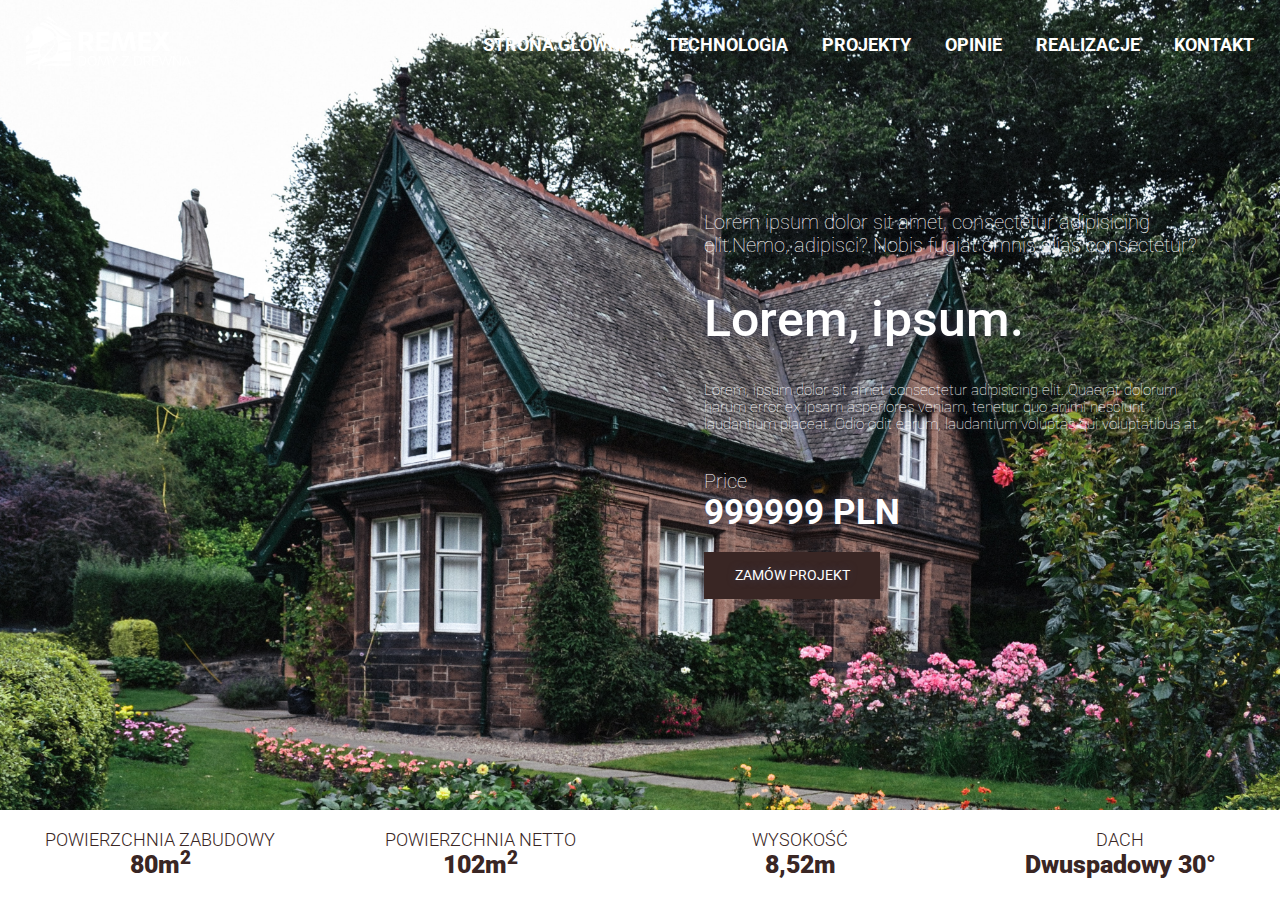
<file: article.html>
<!DOCTYPE html>
<html lang="pl">
<head>
    <meta charset="UTF-8">
    <meta name="viewport" content="width=device-width, initial-scale=1.0">
    <meta property="og:title" content="Tytuł Strony"/>
    <meta property="og:type" content="website"/>
    <meta property="og:description" content="Opis strony" />
    <meta property="og:image" content="Zdjęcie strony" />
    <meta property="og:url" content="Adres strony"/>
    <title>Remex - domy drewniane na zamówienie</title>
    <!-- Fonts -->
    <link rel="preconnect" href="https://fonts.googleapis.com">
    <link rel="preconnect" href="https://fonts.gstatic.com" crossorigin>
    <link href ="https://fonts.googleapis.com/css?family=Roboto+Mono|Roboto+Slab|Roboto:100,200,300,400,500,600,700" rel = "stylesheet" />
    <!-- Styles -->
    <link rel="stylesheet" href="https://use.fontawesome.com/releases/v5.15.4/css/all.css" integrity="sha384-DyZ88mC6Up2uqS4h/KRgHuoeGwBcD4Ng9SiP4dIRy0EXTlnuz47vAwmeGwVChigm" crossorigin="anonymous"/>
    <link rel="stylesheet" href="styles/normalize.css">
    <!-- MyStyles -->
    <link rel="stylesheet" href="styles/style.css">
</head>
<body>
    <!-- Menu -->
    <section class="article-header">
      <nav id="menu" class="grid-item">
          <a href="" class="logo"><img src="img/logo-poziom-bialy.png"></a>
          <button class="menu-toggler">
              <span></span>
              <span></span>
              <span></span>
          </button>
          <div class="navbar-menu">
              <a href="index.html#home">Strona główna</a>
              <a href="index.html#technology">Technologia</a>
              <a href="index.html#projects">Projekty</a>
              <a href="index.html#reviews-holder">Opinie</a>
              <a href="index.html#realizations">Realizacje</a>
              <a href="index.html#contact">Kontakt</a>
          </div>
      </nav>
      <section id="article-home">
        <h3>Lorem ipsum dolor sit amet, consectetur adipisicing elit.Nemo, adipisci? Nobis fugiat omnis alias consectetur?</h3>
        <h1>Lorem, ipsum.</h1>
        <p>Lorem, ipsum dolor sit amet consectetur adipisicing elit. Quaerat dolorum harum error ex ipsam asperiores veniam, tenetur quo animi nesciunt laudantium placeat. Odio odit earum, laudantium voluptas qui voluptatibus at.</p>
        <br><br>
        <h3>Price</h3>
        <h2>999999 PLN</h2>
        <a style="margin-top: 2vh;" href="#contact" class="btn">Zamów projekt</a>
      </section>
    </section>
    <section class="project-parameters">
        <div class="parameters-box">
            <h2>Powierzchnia zabudowy</h2>
            <p>80m<sup>2</sup></p>
        </div>
        <div class="parameters-box">
            <h2>Powierzchnia netto</h2>
            <p>102m<sup>2</sup></p>
        </div>
        <div class="parameters-box">
            <h2>Wysokość</h2>
            <p>8,52m</p>
        </div>
        <div class="parameters-box">
            <h2>Dach</h2>
            <p>Dwuspadowy 30°</p>
        </div>
    </section>
</body>
</html>
</file>
<file: styles/style.css>
*{
  margin: 0; 
  padding: 0;
  text-decoration: none;
  font-family: 'Roboto', sans-serif;
  box-sizing: border-box;
  outline: 0 !important;
  text-decoration: none !important;
}
html{
  scroll-behavior: smooth;
  font-family: "Roboto", "sans-serif" !important;
}
input::-webkit-outer-spin-button,
input::-webkit-inner-spin-button {
  -webkit-appearance: none;
  margin: 0;
}
input[type=number] {
  -moz-appearance: textfield;
}
#go2Top {
    position: fixed;
    z-index: 999;
    bottom: 40px;
    right: 40px;
    width: 40px;
    height: 40px;
    background-color: #392624;
    border: none;
    box-shadow: 0px 0px 0px 1px rgba(0, 0, 0, 0.2);
    border-radius: 6px;
    cursor: pointer;
    color: #fff;
    outline: none;
    line-height: 40px;
    transition-duration: 0.6s;
    display: flex;
    justify-content: center;
    opacity: 0;
}
#go2Top:hover {
    line-height: 20px !important;
    background-color: #684743;
}
/* Scrollbar */
::-webkit-scrollbar{
  width: 10px;
  background-color: #f1f1f1;
}
::-webkit-scrollbar-track {
  background-color: white;
}
::-webkit-scrollbar-thumb {
  background-color: #392624;
}
/* Scrollbar */
.dark{
  background-color: #222f3e;
}
.dark .section-title{
  color: #f1f1f1;
}
.dark .section-title::before{
  background-color: #f1f1f1;
}
.dark .section-title::after{
  border: 4px solid #222f3e;
}
/* Menu */
nav{
  display: flex;
  align-items: center;
  justify-content: space-between;
  position: absolute;
  width: 100%;
  padding: 2%;
  z-index: 9999;
  transition: .3s linear;
  height: 10vh;
  font-family: "Roboto Slab", "sans-serif";
}
.logo img {
  height: 6vh;
  width: auto;
}
.menu-toggler{
  background: none;
  width: 30px;
  border: none;
  cursor: pointer;
  position: relative;
  outline: none;
  z-index: 1000;
  display: none;
  color: white;
}
.menu-toggler span{
  display: block;
  height: 3px;
  background-color: #392624;
  margin: 6px 0;
  position: relative;
  transition: .3s linear;
}
.navbar-menu a{
  text-transform: uppercase;
  color: #fff;
  font-size: 18px;
  font-weight: bold;
  margin-left: 30px;
  transition: .2s linear;
}
.navbar-menu a:hover{
  color: #684743;
}
@media screen and (max-width: 1010px){
  .home h1 {
    font-size: 50px;
  }
  .menu-toggler{
    display: block;
  }
  nav {
    position: fixed;
  }
  .navbar-menu{
    position: fixed;
    height: 100vh;
    width: 85%;
    background: white;
    right: -98%;
    top: 0;
    max-width: 400px;
    padding: 80px 50px;
    transition: .3s ease-out;
    z-index: 999;
    font-family: "Roboto Slab", "sans-serif";
  }
  .navbar-menu a{
    display: block;
    font-size: 22px;
    margin: 30px 0;
    color: #392624;
  }
  .menu-toggler {
    position: fixed;
    right: 5%;
  }
  .navbar-menu.active{
    right: 0;
  }
  .menu-toggler.active span:nth-child(1){
    transform: rotate(-45deg);
    top: 4px;
  }
  .menu-toggler.active span:nth-child(2){
    opacity: 0;
  }
  .menu-toggler.active span:nth-child(3){
    transform: rotate(45deg);
    bottom: 14px;
  }
}
@media screen and (max-width: 360px) {
  .navbar-menu a{
    font-size: 18px;
  }
}
/* Menu */
/* Header */
header {
  height: 70vh;
  background: url(../img/background.jpg) no-repeat center;
  background-size: cover;
  background-attachment: fixed;
  display: flex;
  text-align: center;
  justify-content: flex-start;
}
#home {
  max-width: 50%;
  display: flex;
  justify-content: flex-start;
  align-items: flex-start;
  flex-direction: column;
  align-self: center;
  padding: 0% 5% 0% 5%;
  text-align: left;
  color: white;
}
@media screen and (max-width: 700px) {
  #home {
    max-width: 80%;
  }
}
@media screen and (max-width: 350px) {
  #home {
    max-width: 100%;
  }
}
#home .btn {
  color: white;
  background-color: #392624;
  padding: 3% 6% 3% 6%;
  text-transform: uppercase;
  font-size: 14px;
  display: flex;
  justify-content: center;
  align-items: center;
  transition: .3s;
}
#home .btn:hover {
  background-color: #684743;
  padding: 3% 8% 3% 8%;
}
/* Header */
/* Portfolio info */
#portfolio-info {
  height: 30vh;
  background-color: #FFFFFF;
  display: flex;
  flex-direction: row;
  justify-content: center;
  align-items: center;
}
.info-box {
  color: #392624;
  width: 25%;
  height: 30vh;
  display: flex;
  justify-content: center;
  align-items: center;
}
.info-box p {
  margin-top: 3.5%;
  color: #392624;
  line-height: 7px;
}
.info-inside {
  margin-left: 5%;
  display: flex;
  justify-content: flex-start;
  align-items: flex-start;
  flex-direction: column;
}
.info-inside p {
  text-transform: uppercase;
}
.info-inside-info {
  line-height: 15px !important;
}
@media screen and (max-width: 1040px) {
  #portfolio-info {
    flex-direction: column;
    height: 50vh;
  }
  .info-box {
    width: 100%;
  }
  .info-inside {
    width: 20%;
  }
}
/* Portfolio info */
/* About */
#technology {
  display: flex;
  justify-content: center;
  align-items: center;
  flex-direction: column;
  padding: 3%;
  background-color: #FFFFFF;
  color: black;
  height: 100%;
}
.about-main-container {
  width: 90%;
  height: 60vh;
  display: flex;
  justify-content: center;
  align-items: center;
  background-color: #F2E9D7;
  margin: 3%;
}
.about-main-container h2, .about-main-container p {
  color: black;
}
.row-reverse {
  flex-direction: row-reverse;
}
.about-main-container img {
  object-fit: cover;
  width: 55%;
  height: 60vh;
}
.about-container-content {
  color: #ccc;
  padding: 3%;
  display: flex;
  justify-content: center;
  align-items: flex-start;
  flex-direction: column;
  width: 45%;
  height: 60vh;
}
.about-container-content h2 {
  margin-bottom: 3%;
}
@media screen and (max-width: 850px) {
  main {
      min-height: 150vh;
  }
  .about-main-container {
      flex-direction: column;
      height: auto;
  }
  .about-main-container img {
      width: 100%;
  }
  .about-container-content {
      width: 100%;
      height: 50vh;
  }
}
/* About */
/* Projects */
#projects {
  display: flex;
  justify-content: center;
  align-items: center;
  background-color: #FFFFFF;
  color: black;
  flex-direction: column;
  min-height: 100vh;
}
.projects-container {
  min-height: 100vh;
  display: flex;
  align-items: center;
  flex-wrap: wrap;
  justify-content: space-around;
  align-items: center;
}
.project {
  margin: 2%;
  padding: 3%;
  width: 25%;
  display: flex;
  justify-content: space-around;
  align-items: center;
  background-color: #F2E9D7;
  flex-direction: column;
}
.project h1:after {
  display:block;
  content: '';
  border-bottom: solid 3px #392624;  
  transform: scaleX(0);  
  transition: transform 250ms ease-in-out;
}
.project h1:hover:after { 
  transform: scaleX(1); 
}


.project img {
  width: 250px;
  height: 250px;
  border-radius: 50%;
  object-fit: cover;
  margin: 5%;
}
.project a {
  margin: 5%;
}
.project a {
  background-color: #392624;
  padding: 3% 6% 3% 6%;
  text-transform: uppercase;
  font-size: 14px;
  display: flex;
  justify-content: center;
  align-items: center;
  transition: .3s;
  color: white;
}
.project a:hover {
  background-color: #684743;
  padding: 3% 8% 3% 8%;
}
@media screen and (max-width: 1300px) {
  .project {
    width: 40%;
  }
}
@media screen and (max-width: 730px) {
  .project {
    width: 80%;
  }
}
@media screen and (max-width: 350px) {
  .project img{
    width: 200px;
    height: 200px;
  }
}
@media screen and (max-width: 290px) {
  .project img{
    width: 150px;
    height: 150px;
  }
}
/* Projects */
/* Reviews */
#reviews-holder {
  height: auto;
  width: 100%;
  display: flex;
  justify-content: center;
  flex-direction: column;
  background-color: #392624;
  color: white;
  padding: 1%;
  text-align: center;
}
.slideshow-container {
  position: relative;
  background: #392624;
}
.mySlides {
  display: none;
  height: 30vh;
  text-align: center;
  flex-direction: column;
  justify-content: center;
  align-items: center;
}
.prev:hover, .next:hover {
  background-color: rgba(0,0,0,0.8);
  color: white;
}
.dot-container {
  text-align: center;
  padding: 20px;
  background: #392624;
  display: flex;
  justify-content: center;
  align-items: center;
}
.dot {
  cursor: pointer;
  height: 10px;
  width: 10px;
  margin: 0 2px;
  background-color: rgba(255, 255, 255, 0.5);
  border-radius: 50%;
  display: inline-block;
  transition: background-color 0.6s ease;
  transition: 0.15s;
}
.active-slide, .dot:hover {
  background-color: white;
  height: 17px;
  width: 17px;
}
q {
  font-size: 20px;
  color: white;
}
.author {
  color: white;
}
/* Reviews */
/* Realizations */
#realizations {
  display: flex;
  justify-content: center;
  align-items: center;
  flex-direction: column;
  background-color: #FFFFFF;
  color: black;
}
.articles {
  display: flex;
  flex-direction: column;
  justify-content: space-around;
  align-items: center;
  height: 100%;
  background-color: white;
  color: white;
  padding: 2%;
}
article {
  display: flex;
  justify-content: space-around;
  flex-wrap: wrap;
  align-items: center;
  height: 100%;
  background-color: #FFFFFF !important;
  color: white;
  padding: 2%;
}
.article-content {
  margin-bottom: 4%;
  display: flex;
  height: 60vh;
  width: 45%;
  background: no-repeat center;
  background-size: auto 100%;
}
.slider {
  animation: bounce 1.5s infinite;
  display: flex;
  justify-content: center;
  align-items: center;
  background: rgba(0, 0, 0, 0.7);
  height: 80px;
  width: 43.2%;
  color: white;
  transition: 1s;
  padding: 4%;
  position: absolute;
  align-self: flex-end;
}
.slider h1 {
  transition: 2s;
  font-size: 40px;
}
.portfolio-slider {
  position: absolute;
  top: 80%;
  left: 50%;
  transform: translate(-50%, -50%);
  width: 60%;
  height: 20%;
  display: flex;
  justify-content: center;
  align-items: center;
  transform: translate(-50%, -50%);
  background: rgba(0, 0, 0, 0.6);
  color: white;
  font-size: 20px;
}
.info {
  display: flex;
  justify-content: center;
  align-items: center;
  flex-direction: column;
  width: 100%;
  padding: 4%;
  z-index: 0;
  color: white;
  opacity: 0;
  transition: 1s;
  transition-delay: 0.2s;
}
.info h1, .info p, .info a {
  margin: 0;
  margin: 2%;
}
.info a {
  justify-content: center;
  align-items: center;
  color: #392624;
  font-size: 15px;
  border: 1px solid #684743;
  border-radius: 6px;
  padding: 2% 4%;
  transition: .6s;
  color: white;
}
.info a:hover {
  background-color: #684743;
  color: #fff;
}
.article-content:hover > .info {
  opacity: 1;
  z-index: 999;
}
.article-content:hover > .slider {
  height: 60vh;
  animation: none;
}
.article-content:hover > .slider h1 {
  display: none;
}
@media screen and (max-width: 1100px){
  article {
    flex-direction: column;
  }
  .article-content {
    width: 90%;
    margin-bottom: 4%;
  }
  .slider {
    width: 86.5%;
  }
}
@media screen and (max-width: 650px) {
  .info p {
    font-size: 12px;
  }
  .portfolio-slider {
    font-size: 15px;
  }
}
@media screen and (max-width: 300px) {
  .info p {
    font-size: 11px;
  }
@media only screen and (width:320px){
  .info p {
    font-size: 11px;
  }
}
@media screen and (min-width: 1024px) {
  .info p {
    font-size: 23px;
  }
}
}
/* Realizations */
/* Stopka kontakt */
.contact {
  position: relative;
  min-height: 75vh;
  display: flex;
  justify-content: center;
  align-items: center;
  flex-direction: column;
  background: url(../img/bg2.jpg);
  background-size: cover;
  padding: 50px 100px;
}
footer {
  background: rgba(0, 0, 0, 0.9) !important;
  height: 100%;
  width: 100%;
}
.contact .content {
  max-width: 800px;
  text-align: center;
}
.contact .content h2 {
  font-size: 36px;
  font-weight: 700;
  color: #fff;
}
.contact .content p {
  font-weight: 300;
  color: #fff;
}
.container {
  width: 100%;
  display: flex;
  justify-content: center;
  align-items: center;
  margin-top: 30px;
}
.container .contactInfo {
  width: 50%;
  display: flex;
  flex-direction: column;
}
.container .contactInfo .box {
  position: relative;
  padding: 20px 0;
  display: flex;
}
.container .contactInfo .box .icon {
  min-width: 60px;
  height: 60px;
  background: #fff;
  display: flex;
  justify-content: center;
  align-items: center;
  border-radius: 50%;
  font-size: 22px;
}
.container .contactInfo .box .text {
  display: flex;
  margin-left: 20px;
  font-size: 16px;
  color: #fff;
  flex-direction: column;
  font-weight: 300;
}
.container .contactInfo .box .text h3 {
  font-weight: 500;
  font-size: 22px;
  color: black;
}
.contactForm {
  width: 40%;
  padding: 40px;
  background: #fff;
  text-align: center;
}
.contactForm h2 {
  font-size: 30px;
  color: #333;
  font-weight: 500;
}
.contactForm .inputBox {
  position: relative;
  width: 100%;
  margin-top: 10px;
}
.contactForm .inputBox input, .contactForm .inputBox textarea {
  width: 100%;
  padding: 5px 0;
  font-size: 16px;
  margin: 10px 0;
  border: none;
  border-bottom: 2px solid #333;
  outline: none;
  resize: none;
}
.contactForm .inputBox span {
  position: absolute;
  left: 0;
  padding: 5px 0;
  font-size: 16px;
  margin: 10px 0;
  pointer-events: none;
  transition: 0.5s;
  color: #666;
}
.contactForm .inputBox input:focus ~ span, 
.contactForm .inputBox input:valid ~ span,
.contactForm .inputBox textarea:focus ~ span, 
.contactForm .inputBox textarea:valid ~ span {
  color: #e91e63;
  font-size: 12px;
  transform: translateY(-20px);
}
.contactForm .inputBox input[type="submit"]
{
  width: 100px;
  background: #392624;
  color: #fff;
  border: none;
  cursor: pointer;
  padding: 10px;
  font-size: 18px;
  transition: .3s;
}
.contactForm .inputBox input[type="submit"]:hover
{
  background-color: #684743;
  width: 130px;
}
@media (max-width: 991px) {
  .contact {
    padding: 50px;
  }
  .container {
    flex-direction: column;
  }
  .container .contactInfo {
    margin-bottom: 40px;
  }
  .container .contactInfo, .contactForm {
    width: 100%;
  }
}
@media (max-width: 340px) {
  .contact {
    padding: 20px;
  }
}
footer {
  padding: 2%;
  background-color: #392624 !important;
  height: 55vh;
  display: flex;
  justify-content: space-evenly;
  align-items: center;
}
footer img {
  height: 225px;
  width: auto;
}
@media screen and (max-width: 500px) {
  footer img {
    height: 170px;
    width: auto;
  }
}
.footer-box {
  height: 55vh;
  width: 33.3%;
  display: flex;
  justify-content: center;
  align-items: center;
  flex-direction: column;
  text-align: center;
  margin: 3%;
}
.footer-box h2 {
  font-size: 20px;
  color: white;
}
.footer-box p {
  color: #ccc;
}
.footer-box a {
  text-decoration: none;
  color: white;
  font-size: 20px;
  transition: .3s;
}
.footer-box a:hover {
  color: var(--main-color);
}
@media screen and (max-width: 780px) {
  footer {
      flex-direction: column;
  }
  .footer-box {
      height: auto;
      width: 100%;
  }
}
/* Stopka kontakt */
/* Artykuł */
.article-header {
  height: 90vh;
  background: url(../img/article1.jpg) no-repeat center;
  background-size: cover;
  background-attachment: fixed;
  display: flex;
  text-align: center;
  justify-content: flex-end;
}
#article-home {
  max-width: 50%;
  display: flex;
  justify-content: flex-start;
  align-items: flex-start;
  flex-direction: column;
  flex-wrap: wrap;
  align-self: center;
  padding: 0% 5% 0% 5%;
  text-align: left;
  color: white;
  font-weight: 100;
  font-family: 'Roboto', sans-serif;
  text-shadow: 0px 0px 9px rgba(66, 68, 90, 1);
}
#article-home h1 {
  font-size: 50px;
  font-weight: 500;
}
#article-home h2{
  font-size: 35px;
}
#article-home h3 {
  font-size: 20px;
  font-weight: 100;
}
#article-home p {
  font-size: 15px;
  font-weight: 100;
}
#article-home .btn {
  color: white;
  background-color: #392624;
  padding: 3% 6% 3% 6%;
  text-transform: uppercase;
  font-size: 14px;
  display: flex;
  justify-content: center;
  align-items: center;
  transition: .3s;
  font-weight: 400;
}
#article-home .btn:hover {
  background-color: #684743;
  padding: 3% 8% 3% 8%;
}
.project-parameters {
  min-height: 10vh;
  background-color: #FFFFFF;
  display: flex;
  flex-direction: row;
  justify-content: center;
  align-items: center;
  flex-wrap: wrap;
}
.parameters-box {
  color: #392624;
  width: 25%;
  height: 10vh;
  display: flex;
  justify-content: center;
  align-items: center;
  flex-direction: column;
}
.parameters-box h2 {
  font-size: 18px;
  text-transform: uppercase;
  font-weight: 300 !important;
}
.parameters-box p {
  font-weight: 900 !important;
  font-size: 25px;
}
@media screen and (max-width: 1050px) {
  #article-home {
      max-width: 60%;
  }
  .parameters-box h2 {
    font-size: 20px;
  }
  .parameters-box h3 {
    font-size: 15px;
  }
  .parameters-box p {
    font-size: 22px;
  }
  #article-home h3{
    font-size: 15px
  }
  #article-home h1 {
    font-size: 30px;
  }
  .parameters-box {
    margin-top: 2%;
    margin-bottom: 2%;
  }
}
@media screen and (max-width: 800px) {
  #article-home {
    justify-content: center;
      max-width: 75%;
  }
}
@media screen and (max-width: 800px) {
  #article-home {
    justify-content: center;
    max-width: 90%;
  }
}
@media screen and (max-width: 1000px) {
  .parameters-box {
    width: 50%;
  }
}
@media screen and (max-width: 550px) {
  .parameters-box {
    width: 100%;
  }
}
.article-content-gallery {
  display: flex;
  justify-content: center;
  align-items: center;
  flex-direction: column;
  height: auto;
  margin-top: 1%;
  margin-bottom: 1%;
  width: 100%;
}
.gallery-row-1 {
  width: 100%;
  display: flex;
  flex-direction: row;
  justify-content: center;
  align-items: center;
  flex-wrap: wrap;
}
.article-gallery-text-holder {
  height: 100%;
  width: 50%;
  padding: 4%;
}
.article-gallery-text-holder * {
  margin: 2%;
}
.gallery-row-1 img {
  height: 100%;
  width: 50%;
  object-fit: scale-down;
  transition: 0.3s;
}
.gallery-row-2 {
  width: 100%;
  display: flex;
  flex-direction: row;
  justify-content: center;
  align-items: center;
  flex-wrap: wrap;
}
.gallery-row-2 img {
  height: 45vh;
  width: 25%;
  object-fit: cover;
  transition: 0.3s;
}
.gallery-row-1 img:hover, .gallery-row-2 img:hover {
  opacity: 0.7;
}
@media screen and (max-width: 1400px) {
  .article-gallery-text-holder {
    width: 100%;
  }
  .gallery-row-1 img {
    width: 100%;
  }
  .gallery-row-2 img {
    width: 50%;
  }
}
@media screen and (max-width: 500px) {
  .gallery-row-2 img {
    width: 100%;
  }
}
.article-schema {
  width: 100%;
  display: flex;
  flex-direction: column;
  justify-content: center;
  align-items: center;
}
.level-button {
  width: 100%;
  display: flex;
  margin-top: 2%;
  justify-content: center;
  align-items: center;
}
.level-button button {
  color: black;
  padding: 1% 3% 1% 3%;
  outline: 0;
  border: none;
  cursor: pointer;
}
.active {
  background-color: #392624;
  color: white !important;
}
.schema-container {
  width: 100%;
  height: auto;
  display: flex;
  justify-content: center;
  align-items: center;
  margin-top: 2%;
  margin-bottom: 2%;
}
.schema-container img {
  width: 45%;
  height: auto;
}
.schema-download-container {
  width: 100%;
  display: flex;
  justify-content: flex-end;
  align-items: center;
  padding: 4% 15% 4% 4%;
}
.schema-download-container button {
  background-color: #392624;
  color: white;
  outline: 0;
  border: none;
  cursor: pointer;
  padding: 1% 3% 1% 3%;
  transition: .3s;
}
.schema-download-container button:hover {
  background-color: #684743;
}
@media screen and (max-width: 1100px) {
  .schema-container img {
    width: 60%;
    height: auto;
  }
}
@media screen and (max-width: 700px) {
  .schema-container img {
    width: 75%;
    height: auto;
  }
}
@media screen and (max-width: 550px) {
  .schema-container img {
    width: 90%;
    height: auto;
  }
}
/* Artykuł */
</file>
